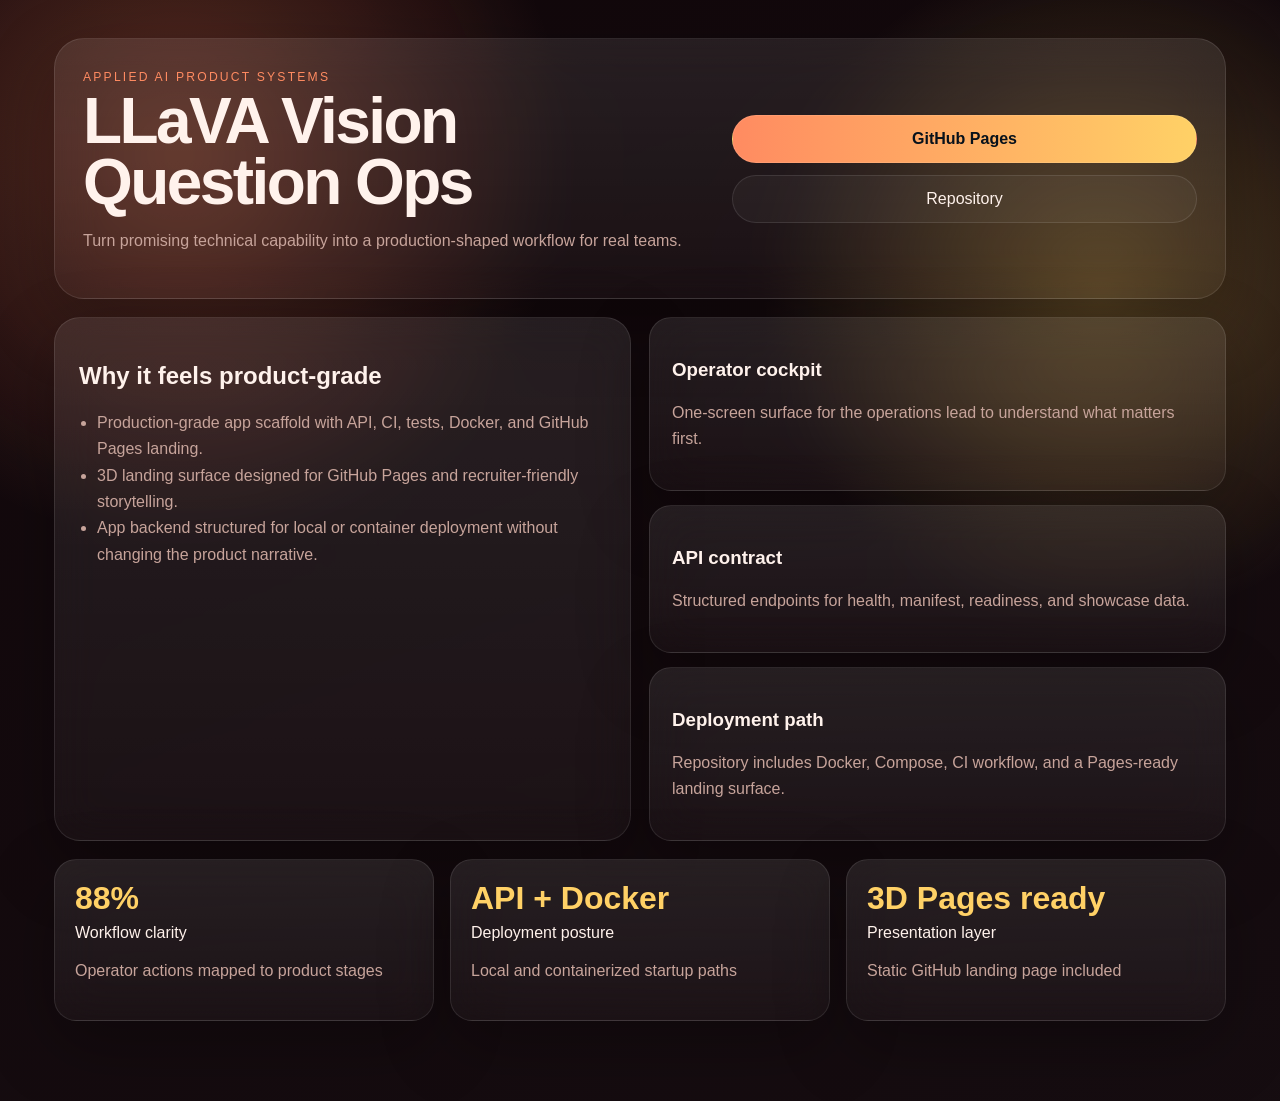
<file: docs/index.html>
<!DOCTYPE html>
<html lang="en">
<head>
  <meta charset="UTF-8" />
  <meta name="viewport" content="width=device-width, initial-scale=1.0" />
  <title>LLaVA Vision Question Ops Landing</title>
  <link rel="stylesheet" href="landing.css" />
</head>
<body>
  <div class="scene" id="scene">
    <div class="backdrop"></div>
    <main class="deck">
      <section class="hero-card glass">
        <div>
          <span class="eyebrow">Applied AI product systems</span>
          <h1>LLaVA Vision Question Ops</h1>
          <p>Turn promising technical capability into a production-shaped workflow for real teams.</p>
        </div>
        <nav class="cta-stack">
          <a class="cta primary" href="https://r-behera.github.io/llava-vision-question-ops/">GitHub Pages</a>
          <a class="cta" href="https://github.com/R-behera/llava-vision-question-ops">Repository</a>
        </nav>
      </section>
      <section class="orbit-grid">
        <div class="glass panel large">
          <h2>Why it feels product-grade</h2>
          <ul><li>Production-grade app scaffold with API, CI, tests, Docker, and GitHub Pages landing.</li><li>3D landing surface designed for GitHub Pages and recruiter-friendly storytelling.</li><li>App backend structured for local or container deployment without changing the product narrative.</li></ul>
        </div>
        <div id="cards" class="card-stack"></div>
      </section>
      <section class="metrics-row" id="metrics"></section>
    </main>
  </div>
  <script>window.PROJECT_MANIFEST = {"slug": "llava-vision-question-ops", "title": "LLaVA Vision Question Ops", "summary": "![Demo Screenshot](demo/screenshot.png)", "domain": "Applied AI product systems", "audience": "operations lead", "promise": "Turn promising technical capability into a production-shaped workflow for real teams.", "hero": ["Production-grade app scaffold with API, CI, tests, Docker, and GitHub Pages landing.", "3D landing surface designed for GitHub Pages and recruiter-friendly storytelling.", "App backend structured for local or container deployment without changing the product narrative."], "kpis": [{"label": "Workflow clarity", "value": "88%", "note": "Operator actions mapped to product stages"}, {"label": "Deployment posture", "value": "API + Docker", "note": "Local and containerized startup paths"}, {"label": "Presentation layer", "value": "3D Pages ready", "note": "Static GitHub landing page included"}], "stages": ["ingest", "validate", "analyze", "decide", "monitor"], "cards": [{"title": "Operator cockpit", "body": "One-screen surface for the operations lead to understand what matters first."}, {"title": "API contract", "body": "Structured endpoints for health, manifest, readiness, and showcase data."}, {"title": "Deployment path", "body": "Repository includes Docker, Compose, CI workflow, and a Pages-ready landing surface."}], "scene": "glass-atlas", "theme": {"bg": "#10070a", "surface": "#1b1116", "ink": "#fff2ec", "muted": "#c7a49b", "accent": "#ff8b61", "accent2": "#ffd166"}, "pages_url": "https://r-behera.github.io/llava-vision-question-ops/", "api_examples": {"health": {"status": "ok", "project": "llava-vision-question-ops"}, "readiness": {"api": "ready", "landing_page": "docs/index.html", "container": "Dockerfile present"}, "signals": [{"name": "Decision coverage", "status": "strong", "detail": "App and landing narrative aligned"}, {"name": "Operator context", "status": "strong", "detail": "Primary user anchored as operations lead"}, {"name": "Delivery path", "status": "ready", "detail": "Pages + containerized app scaffold generated"}]}};</script>
  <script src="landing.js"></script>
</body>
</html>
</file>
<file: docs/landing.css>
:root{--bg:#10070a;--surface:#1b1116;--ink:#fff2ec;--muted:#c7a49b;--accent:#ff8b61;--accent2:#ffd166;--rx:0deg;--ry:0deg;}*{box-sizing:border-box}html,body{margin:0;min-height:100%;font-family:Inter,Segoe UI,sans-serif;background:var(--bg);color:var(--ink)}.scene{min-height:100vh;overflow:hidden;position:relative;transform-style:preserve-3d;perspective:1600px}.backdrop{position:absolute;inset:-10%;background:radial-gradient(circle at 20% 20%,color-mix(in srgb,var(--accent) 30%, transparent),transparent 24%),radial-gradient(circle at 80% 30%,color-mix(in srgb,var(--accent2) 28%, transparent),transparent 22%),linear-gradient(160deg,var(--bg),color-mix(in srgb,var(--surface) 78%, black));filter:saturate(1.15)}.deck{position:relative;z-index:2;max-width:1220px;margin:0 auto;padding:38px 24px 80px;transform:rotateX(var(--rx)) rotateY(var(--ry));transition:transform .12s ease-out}.glass{background:linear-gradient(180deg,rgba(255,255,255,.09),rgba(255,255,255,.03));border:1px solid rgba(255,255,255,.1);backdrop-filter:blur(22px);box-shadow:0 24px 70px rgba(0,0,0,.28)}.hero-card{display:grid;grid-template-columns:1.15fr .85fr;gap:20px;padding:28px;border-radius:30px;margin-bottom:18px}.eyebrow{letter-spacing:.18em;text-transform:uppercase;font-size:.76rem;color:var(--accent)}h1{font-size:clamp(2.4rem,5vw,4.8rem);line-height:.94;margin:.4rem 0 1rem;letter-spacing:-.04em}p,li{color:var(--muted);line-height:1.65}.cta-stack{display:flex;flex-direction:column;justify-content:center;gap:12px}.cta{display:inline-flex;justify-content:center;padding:14px 18px;border-radius:999px;text-decoration:none;color:var(--ink);border:1px solid rgba(255,255,255,.1);background:rgba(255,255,255,.04)}.primary{background:linear-gradient(90deg,var(--accent),var(--accent2));color:#07111b;font-weight:700}.orbit-grid{display:grid;grid-template-columns:1fr 1fr;gap:18px;margin-bottom:18px}.panel.large{padding:24px;border-radius:26px}.card-stack{display:grid;gap:14px}.flip{padding:22px;border-radius:22px;transform:translateZ(var(--z))}.metrics-row{display:grid;grid-template-columns:repeat(3,minmax(0,1fr));gap:16px}.metric{padding:20px;border-radius:22px}.metric strong{display:block;font-size:2rem;color:var(--accent2);margin-bottom:.4rem}ul{padding-left:18px;margin:14px 0 0}@media(max-width:980px){.hero-card,.orbit-grid,.metrics-row{grid-template-columns:1fr}.deck{padding:22px 16px 60px}}
</file>
